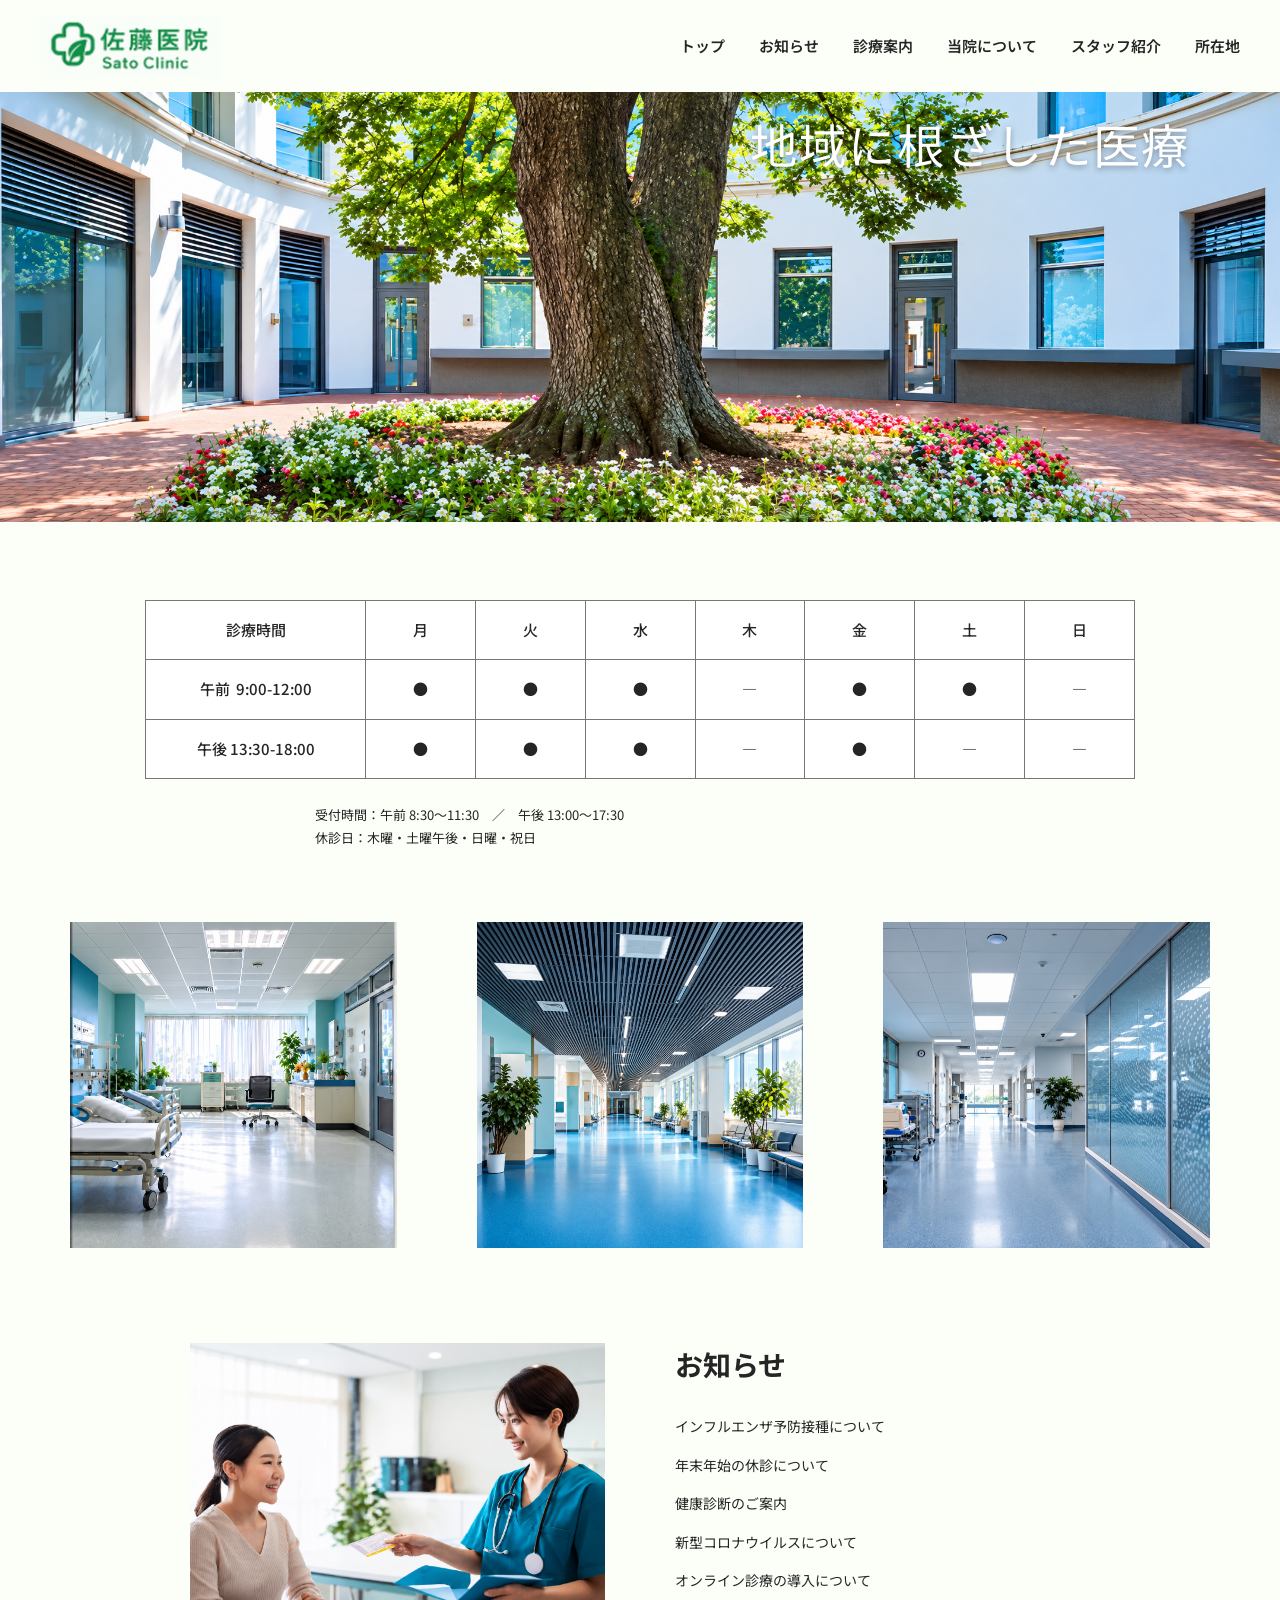
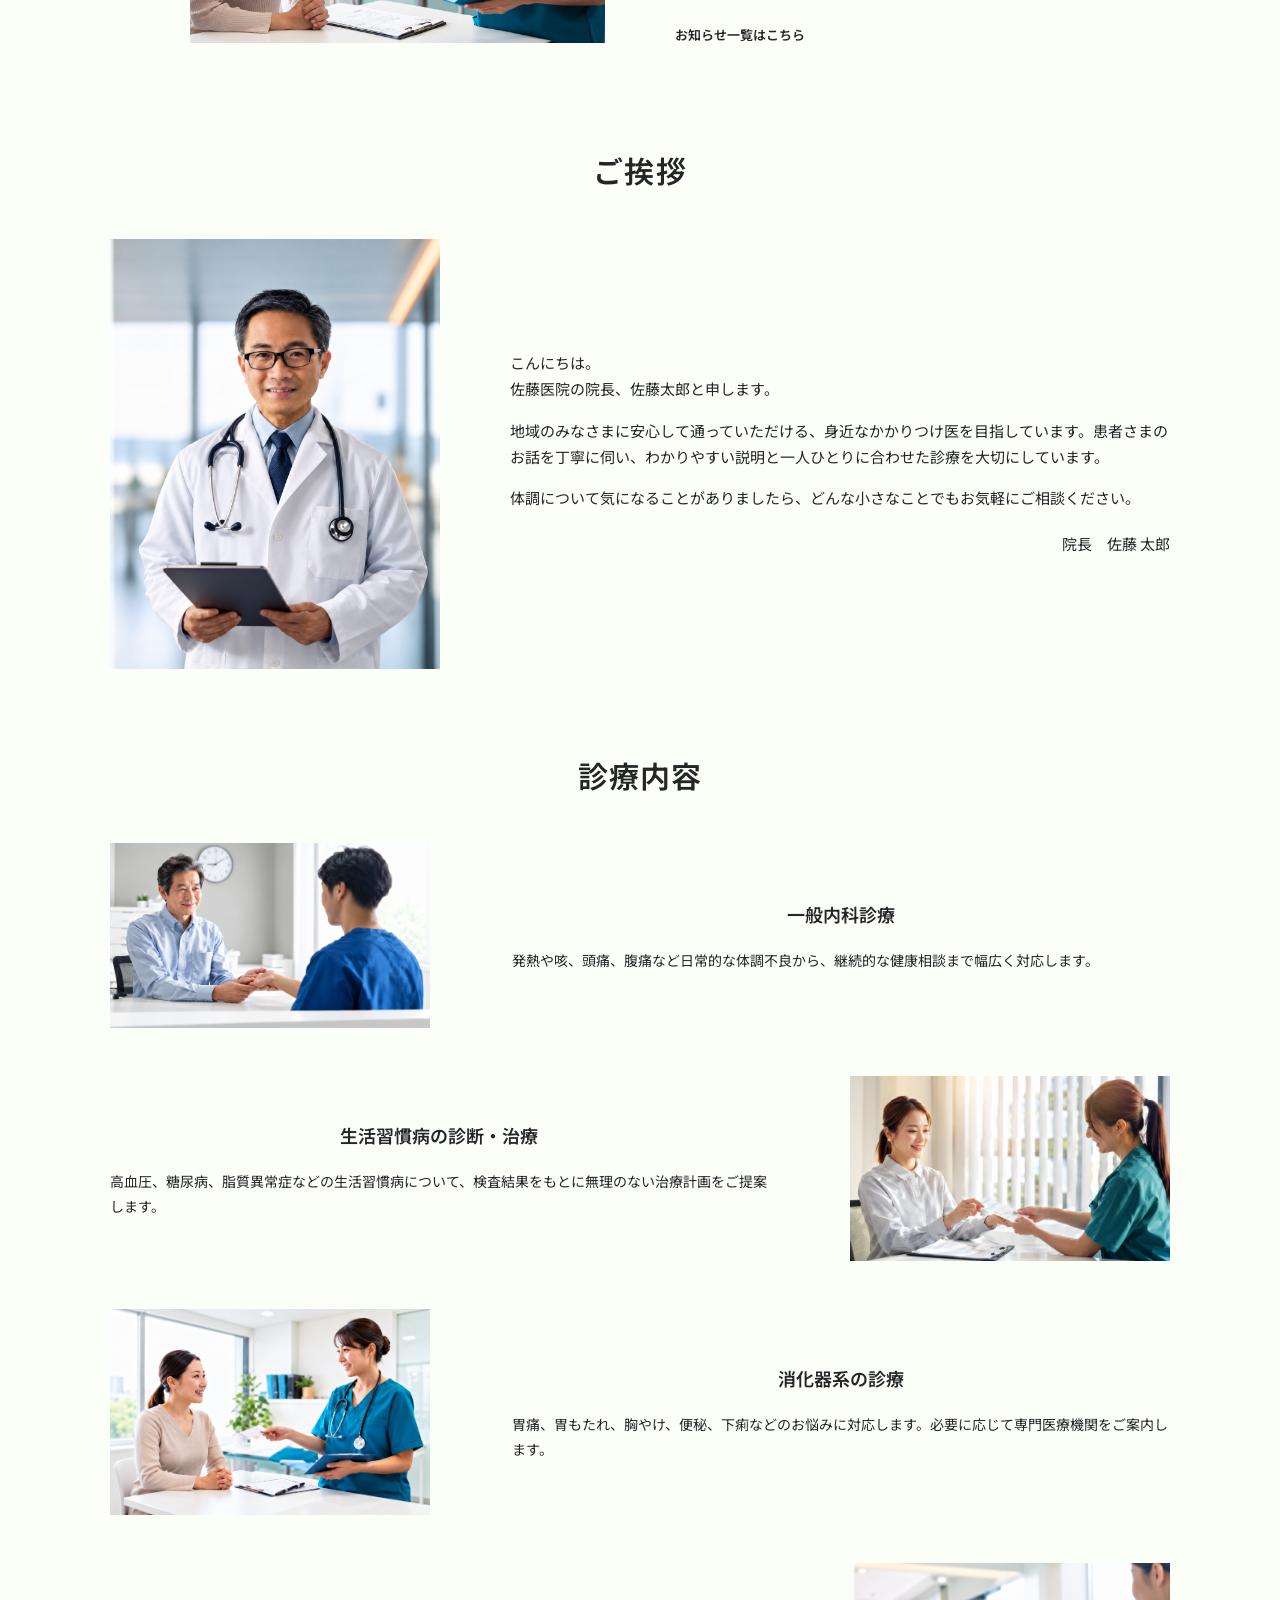
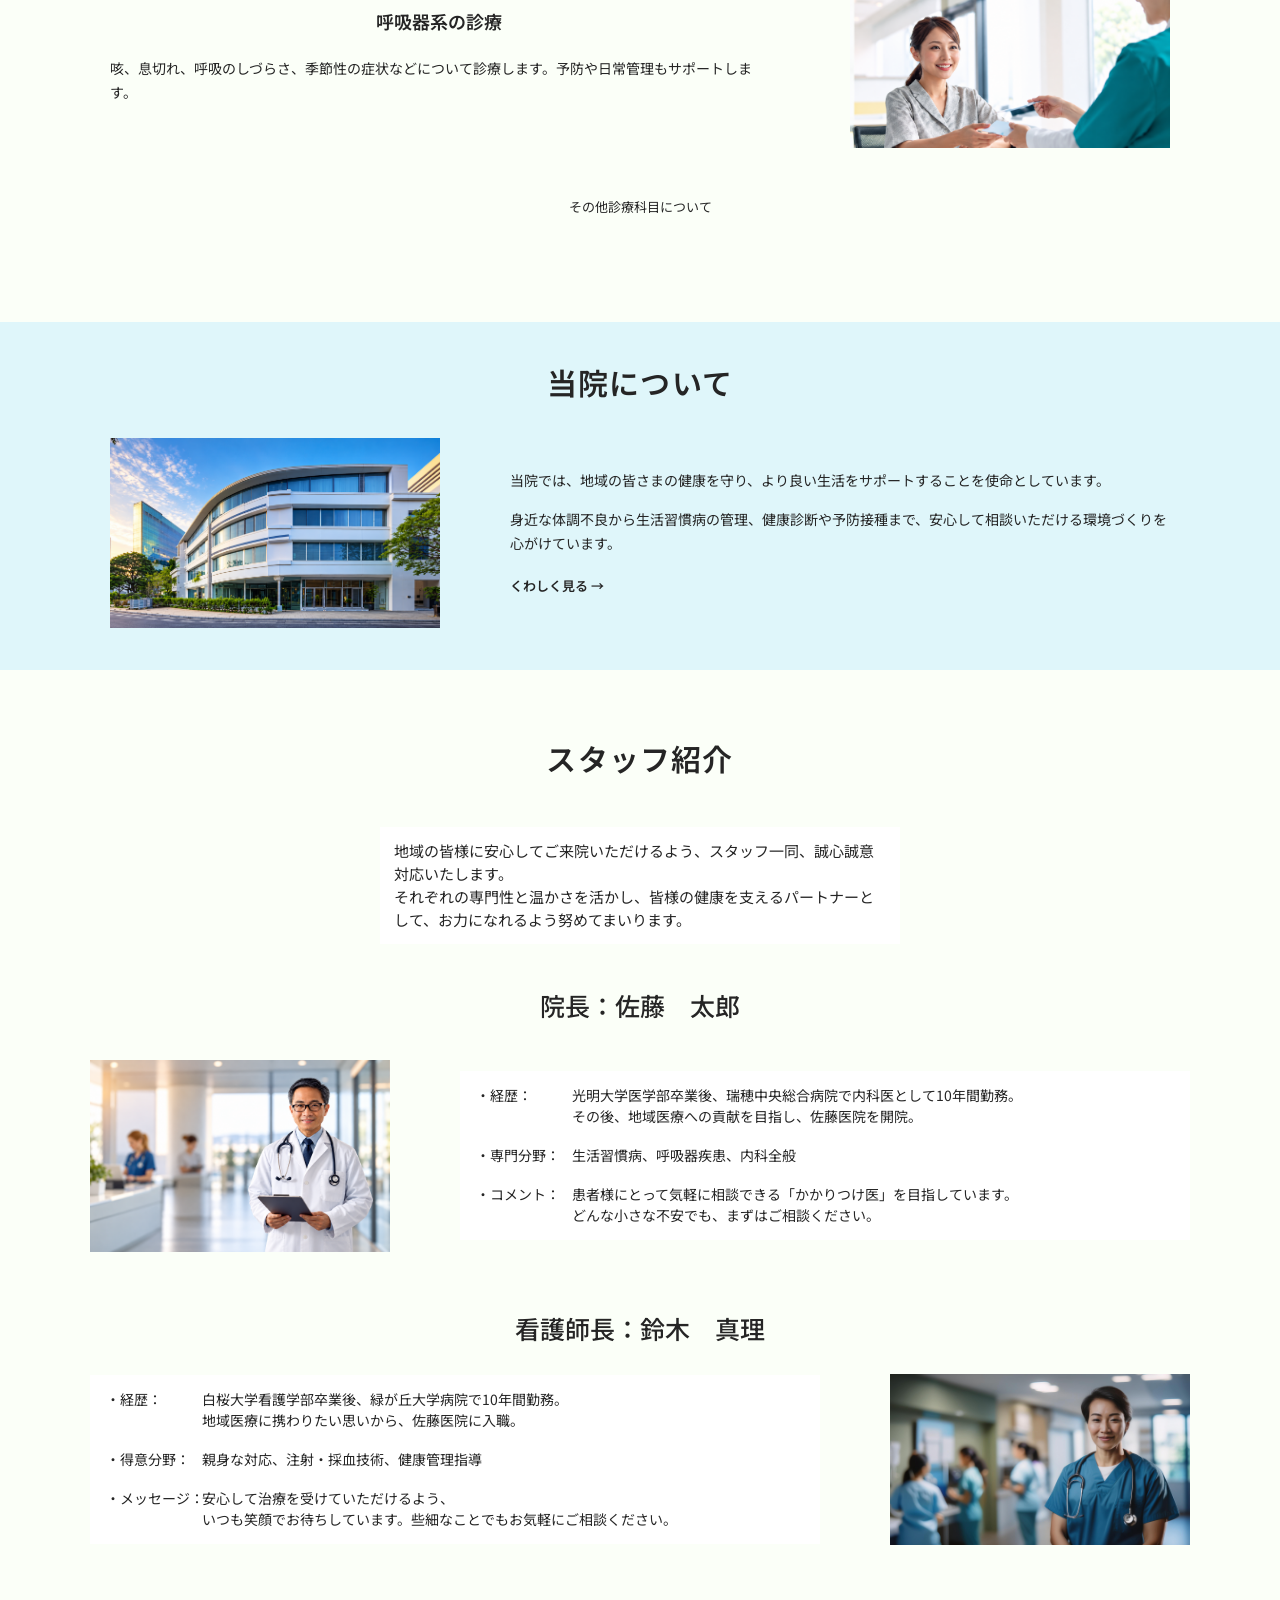
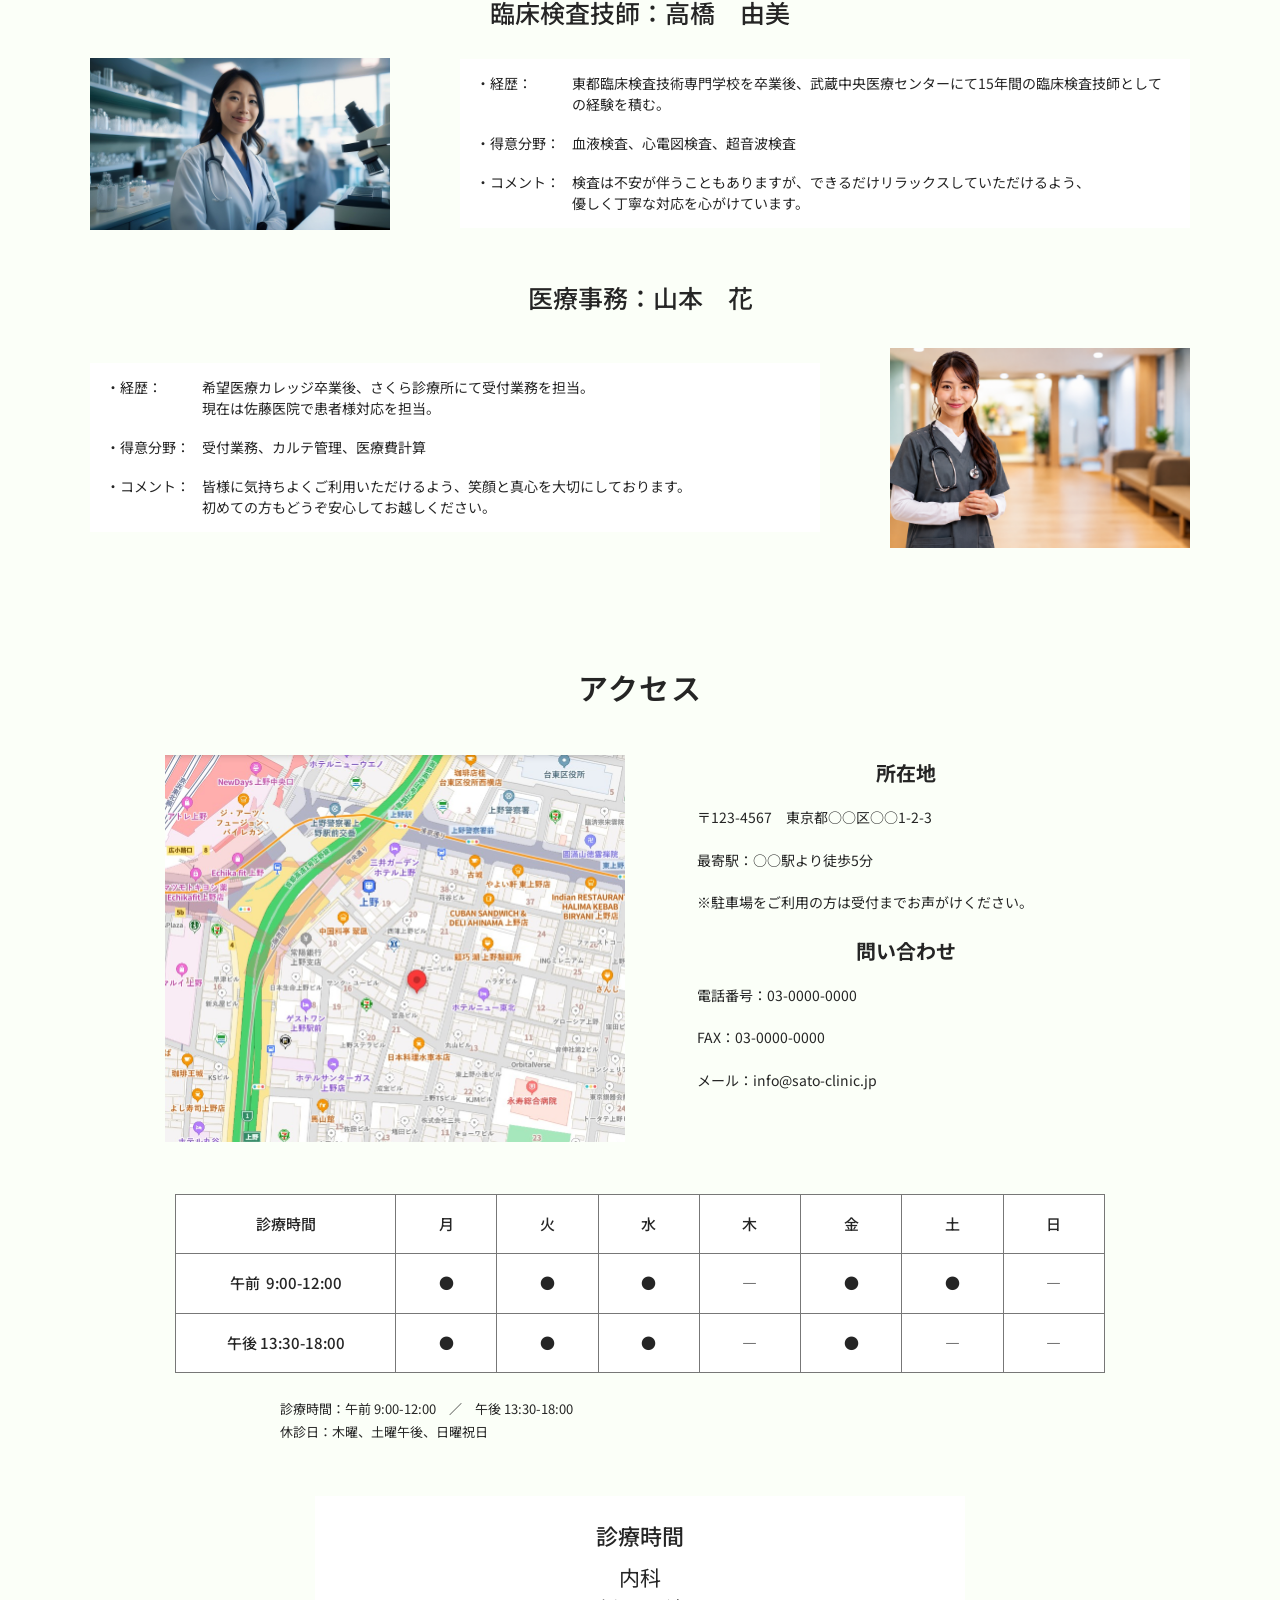
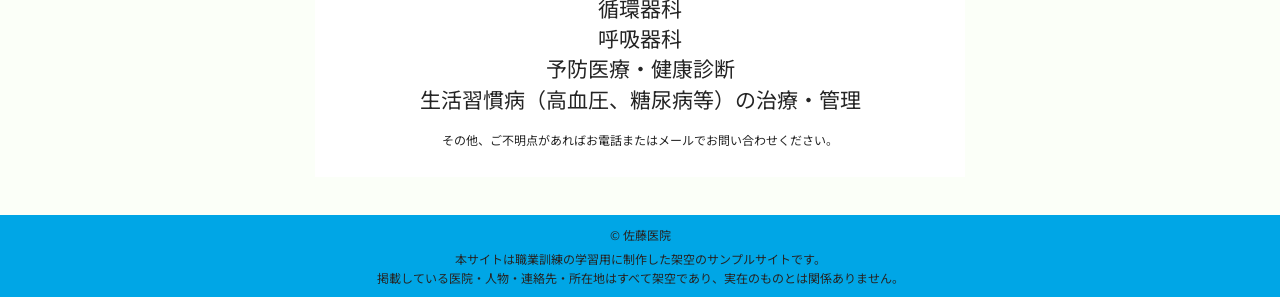
<file: index.html>
<!DOCTYPE html>
<html lang="ja">

<head>
  <meta charset="UTF-8">
  <meta name="viewport" content="width=device-width, initial-scale=1.0">
  <meta name="robots" content="noindex, nofollow">
  <title>佐藤医院 | Sato Clinic</title>
  <link rel="preconnect" href="https://fonts.googleapis.com">
  <link rel="preconnect" href="https://fonts.gstatic.com" crossorigin>
  <link href="https://fonts.googleapis.com/css2?family=Noto+Sans+JP:wght@400;500;600;700&display=swap" rel="stylesheet">
  <link rel="stylesheet" href="./css/style.css">
</head>

<body>
  <header class="site-header">
    <div class="header-inner">
      <a class="brand" href="./index.html"><img src="./clinic-assets/logo.jpg" alt="佐藤医院 Sato Clinic"></a>
      <nav class="global-nav" aria-label="メインナビゲーション">
        <a href="#top">トップ</a>
        <a href="./notice.html">お知らせ</a>
        <a href="#medical">診療案内</a>
        <a href="./about.html">当院について</a>
        <a href="#staff">スタッフ紹介</a>
        <a href="#access">所在地</a>
      </nav>
    </div>
  </header>

  <main id="top">
    <section class="hero hero-home">
      <img src="./clinic-assets/hero-courtyard-hd.png" alt="佐藤医院の花壇と大きな木がある中庭">
      <h1 class="hero-label">地域に根ざした医療</h1>
    </section>

    <section class="hours-section section-narrow">
      <table class="hours-table" aria-label="診療時間">
        <thead>
          <tr>
            <th>診療時間</th>
            <th>月</th>
            <th>火</th>
            <th>水</th>
            <th>木</th>
            <th>金</th>
            <th>土</th>
            <th>日</th>
          </tr>
        </thead>
        <tbody>
          <tr>
            <th>午前&nbsp; 9:00-12:00</th>
            <td>●</td>
            <td>●</td>
            <td>●</td>
            <td>―</td>
            <td>●</td>
            <td>●</td>
            <td>―</td>
          </tr>
          <tr>
            <th>午後 13:30-18:00</th>
            <td>●</td>
            <td>●</td>
            <td>●</td>
            <td>―</td>
            <td>●</td>
            <td>―</td>
            <td>―</td>
          </tr>
        </tbody>
      </table>
      <p class="hours-note">受付時間：午前 8:30〜11:30　／　午後 13:00〜17:30<br>休診日：木曜・土曜午後・日曜・祝日</p>
    </section>

    <section class="gallery section-wide" aria-label="院内写真">
      <img loading="lazy" decoding="async" src="./clinic-assets/gallery-1-hd.png" alt="院内待合スペース">
      <img loading="lazy" decoding="async" src="./clinic-assets/gallery-2-hd.png" alt="院内通路">
      <img loading="lazy" decoding="async" src="./clinic-assets/gallery-3-hd.png" alt="院内廊下">
    </section>

    <section class="split-section section-medium notice-overview">
      <div class="split-media"><img loading="lazy" decoding="async" src="./clinic-assets/information-headroom.png"
          alt="看護師が患者に説明している様子"></div>
      <div class="split-copy compact-copy">
        <h2>お知らせ</h2>
        <ul class="plain-list">
          <li><a href="./notice.html#flu">インフルエンザ予防接種について</a></li>
          <li><a href="./notice.html#newyear">年末年始の休診について</a></li>
          <li><a href="./notice.html#checkup">健康診断のご案内</a></li>
          <li><a href="./notice.html#covid">新型コロナウイルスについて</a></li>
          <li><a href="./notice.html#online">オンライン診療の導入について</a></li>
        </ul>
        <a class="text-link" href="./notice.html">お知らせ一覧はこちら</a>
      </div>
    </section>

    <section class="greeting section-medium">
      <h2 class="section-title">ご挨拶</h2>
      <div class="split-section greeting-row">
        <div class="split-media portrait"><img loading="lazy" decoding="async"
            src="./clinic-assets/greeting-doctor-hd.png" alt="院長 佐藤太郎"></div>
        <div class="split-copy">
          <p>こんにちは。<br>佐藤医院の院長、佐藤太郎と申します。</p>
          <p>地域のみなさまに安心して通っていただける、身近なかかりつけ医を目指しています。患者さまのお話を丁寧に伺い、わかりやすい説明と一人ひとりに合わせた診療を大切にしています。</p>
          <p>体調について気になることがありましたら、どんな小さなことでもお気軽にご相談ください。</p>
          <p class="signature">院長　佐藤 太郎</p>
        </div>
      </div>
    </section>

    <section id="medical" class="medical section-medium">
      <h2 class="section-title">診療内容</h2>

      <article class="service-row">
        <img loading="lazy" decoding="async" src="./clinic-assets/service-general-hd.png" alt="一般内科診療">
        <div>
          <h3>一般内科診療</h3>
          <p>発熱や咳、頭痛、腹痛など日常的な体調不良から、継続的な健康相談まで幅広く対応します。</p>
        </div>
      </article>

      <article class="service-row reverse">
        <img loading="lazy" decoding="async" src="./clinic-assets/service-lifestyle-hd.png" alt="生活習慣病の診断・治療">
        <div>
          <h3>生活習慣病の診断・治療</h3>
          <p>高血圧、糖尿病、脂質異常症などの生活習慣病について、検査結果をもとに無理のない治療計画をご提案します。</p>
        </div>
      </article>

      <article class="service-row">
        <img class="service-photo--digestive" loading="lazy" decoding="async"
          src="./clinic-assets/service-digestive-headroom.png" alt="消化器系の診療">
        <div>
          <h3>消化器系の診療</h3>
          <p>胃痛、胃もたれ、胸やけ、便秘、下痢などのお悩みに対応します。必要に応じて専門医療機関をご案内します。</p>
        </div>
      </article>

      <article class="service-row reverse">
        <img loading="lazy" decoding="async" src="./clinic-assets/service-respiratory-hd.png" alt="呼吸器系の診療">
        <div>
          <h3>呼吸器系の診療</h3>
          <p>咳、息切れ、呼吸のしづらさ、季節性の症状などについて診療します。予防や日常管理もサポートします。</p>
        </div>
      </article>

      <p class="center-link"><a href="./other-services.html">その他診療科目について</a></p>
    </section>

    <section id="about" class="about-band">
      <div class="section-medium about-inner">
        <h2 class="section-title">当院について</h2>
        <div class="about-grid">
          <img loading="lazy" decoding="async" src="./clinic-assets/hospital-exterior-hd.png" alt="佐藤医院 外観">
          <div>
            <p>当院では、地域の皆さまの健康を守り、より良い生活をサポートすることを使命としています。</p>
            <p>身近な体調不良から生活習慣病の管理、健康診断や予防接種まで、安心して相談いただける環境づくりを心がけています。</p>
            <a class="text-link" href="./about.html">くわしく見る <span aria-hidden="true">→</span></a>
          </div>
        </div>
      </div>
    </section>

    <section id="staff" class="staff section-medium">
      <h2 class="section-title">スタッフ紹介</h2>
      <p class="staff-lead">
        地域の皆様に安心してご来院いただけるよう、スタッフ一同、誠心誠意対応いたします。<br>それぞれの専門性と温かさを活かし、皆様の健康を支えるパートナーとして、お力になれるよう努めてまいります。</p>

      <article class="staff-member">
        <h3>院長：佐藤　太郎</h3>
        <div class="staff-row">
          <img class="staff-photo" loading="lazy" decoding="async" src="./clinic-assets/staff-director-hd.png"
            alt="院長 佐藤太郎">
          <dl class="staff-details">
            <div>
              <dt>経歴</dt>
              <dd>光明大学医学部卒業後、瑞穂中央総合病院で内科医として10年間勤務。<br>その後、地域医療への貢献を目指し、佐藤医院を開院。</dd>
            </div>
            <div>
              <dt>専門分野</dt>
              <dd>生活習慣病、呼吸器疾患、内科全般</dd>
            </div>
            <div>
              <dt>コメント</dt>
              <dd>患者様にとって気軽に相談できる「かかりつけ医」を目指しています。<br>どんな小さな不安でも、まずはご相談ください。</dd>
            </div>
          </dl>
        </div>
      </article>

      <article class="staff-member staff-member--reverse">
        <h3>看護師長：鈴木　真理</h3>
        <div class="staff-row">
          <img class="staff-photo staff-photo--landscape" loading="lazy" decoding="async"
            src="./clinic-assets/suzuki-mari.jpg" alt="看護師長 鈴木真理">
          <dl class="staff-details">
            <div>
              <dt>経歴</dt>
              <dd>白桜大学看護学部卒業後、緑が丘大学病院で10年間勤務。<br>地域医療に携わりたい思いから、佐藤医院に入職。</dd>
            </div>
            <div>
              <dt>得意分野</dt>
              <dd>親身な対応、注射・採血技術、健康管理指導</dd>
            </div>
            <div>
              <dt>メッセージ</dt>
              <dd>安心して治療を受けていただけるよう、<br>いつも笑顔でお待ちしています。些細なことでもお気軽にご相談ください。</dd>
            </div>
          </dl>
        </div>
      </article>

      <article class="staff-member">
        <h3>臨床検査技師：高橋　由美</h3>
        <div class="staff-row">
          <img class="staff-photo staff-photo--landscape" loading="lazy" decoding="async"
            src="./clinic-assets/takahashi-yumi.jpg" alt="臨床検査技師 高橋由美">
          <dl class="staff-details">
            <div>
              <dt>経歴</dt>
              <dd>東都臨床検査技術専門学校を卒業後、武蔵中央医療センターにて15年間の臨床検査技師としての経験を積む。</dd>
            </div>
            <div>
              <dt>得意分野</dt>
              <dd>血液検査、心電図検査、超音波検査</dd>
            </div>
            <div>
              <dt>コメント</dt>
              <dd>検査は不安が伴うこともありますが、できるだけリラックスしていただけるよう、<br>優しく丁寧な対応を心がけています。</dd>
            </div>
          </dl>
        </div>
      </article>

      <article class="staff-member staff-member--reverse">
        <h3>医療事務：山本　花</h3>
        <div class="staff-row">
          <img class="staff-photo" loading="lazy" decoding="async" src="./clinic-assets/staff-office-hd.png"
            alt="医療事務 山本花">
          <dl class="staff-details">
            <div>
              <dt>経歴</dt>
              <dd>希望医療カレッジ卒業後、さくら診療所にて受付業務を担当。<br>現在は佐藤医院で患者様対応を担当。</dd>
            </div>
            <div>
              <dt>得意分野</dt>
              <dd>受付業務、カルテ管理、医療費計算</dd>
            </div>
            <div>
              <dt>コメント</dt>
              <dd>皆様に気持ちよくご利用いただけるよう、笑顔と真心を大切にしております。<br>初めての方もどうぞ安心してお越しください。</dd>
            </div>
          </dl>
        </div>
      </article>
    </section>

    <section id="access" class="access section-medium">
      <h2 class="section-title">アクセス</h2>
      <div class="access-grid">
        <img src="./clinic-assets/map-color.jpg" alt="佐藤医院 周辺地図">
        <div class="access-copy">
          <h3>所在地</h3>
          <p>〒123-4567　東京都○○区○○1-2-3</p>
          <p>最寄駅：○○駅より徒歩5分</p>
          <p>※駐車場をご利用の方は受付までお声がけください。</p>
          <h3>問い合わせ</h3>
          <p>電話番号：03-0000-0000</p>
          <p>FAX：03-0000-0000</p>
          <p>メール：info@sato-clinic.jp</p>
        </div>
      </div>

      <table class="hours-table hours-bottom" aria-label="診療時間">
        <thead>
          <tr>
            <th>診療時間</th>
            <th>月</th>
            <th>火</th>
            <th>水</th>
            <th>木</th>
            <th>金</th>
            <th>土</th>
            <th>日</th>
          </tr>
        </thead>
        <tbody>
          <tr>
            <th>午前&nbsp; 9:00-12:00</th>
            <td>●</td>
            <td>●</td>
            <td>●</td>
            <td>―</td>
            <td>●</td>
            <td>●</td>
            <td>―</td>
          </tr>
          <tr>
            <th>午後 13:30-18:00</th>
            <td>●</td>
            <td>●</td>
            <td>●</td>
            <td>―</td>
            <td>●</td>
            <td>―</td>
            <td>―</td>
          </tr>
        </tbody>
      </table>
      <p class="hours-note">診療時間：午前 9:00-12:00　／　午後 13:30-18:00<br>休診日：木曜、土曜午後、日曜祝日</p>

      <div class="departments-box">
        <h3>診療時間</h3>
        <p>内科<br>循環器科<br>呼吸器科<br>予防医療・健康診断<br>生活習慣病（高血圧、糖尿病等）の治療・管理</p>
        <small>その他、ご不明点があればお電話またはメールでお問い合わせください。</small>
      </div>
    </section>
  </main>

  <footer class="site-footer">
    © 佐藤医院
    <p>本サイトは職業訓練の学習用に制作した架空のサンプルサイトです。<br>掲載している医院・人物・連絡先・所在地はすべて架空であり、実在のものとは関係ありません。</p>
  </footer>
</body>

</html>
</file>
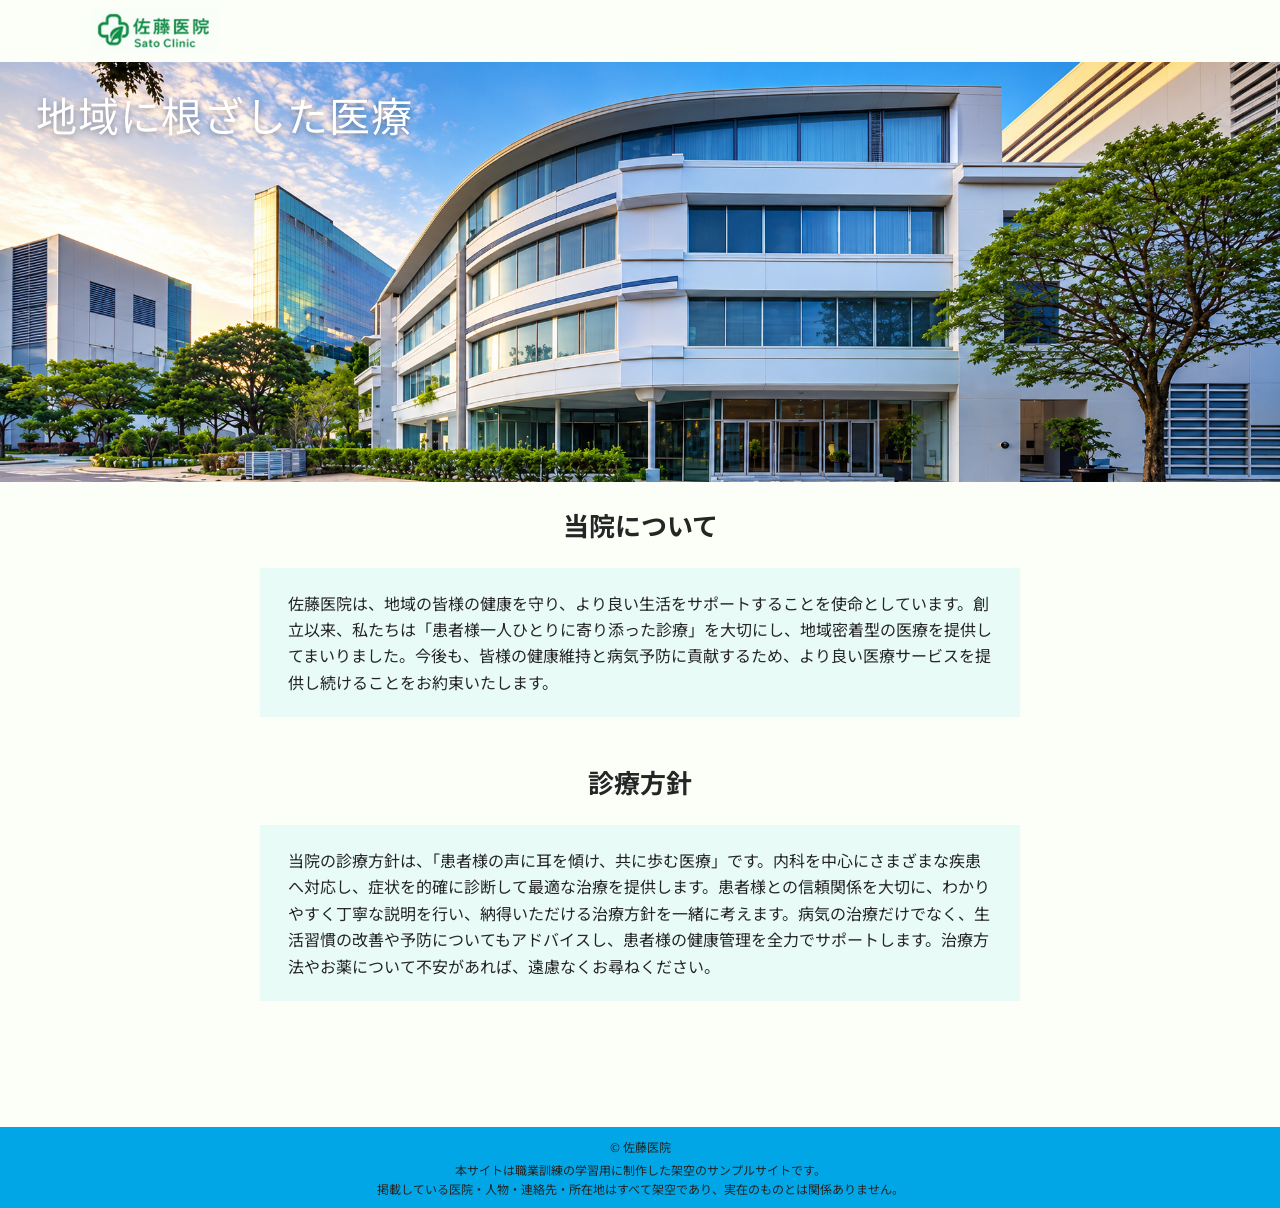
<file: about.html>
<!DOCTYPE html>
<html lang="ja">
<head>
  <meta charset="UTF-8">
  <meta name="viewport" content="width=device-width, initial-scale=1.0">
  <meta name="robots" content="noindex, nofollow">
  <title>当院について | 佐藤医院</title>
  <link rel="preconnect" href="https://fonts.googleapis.com">
  <link rel="preconnect" href="https://fonts.gstatic.com" crossorigin>
  <link href="https://fonts.googleapis.com/css2?family=Noto+Sans+JP:wght@400;500;600;700&display=swap" rel="stylesheet">
  <link rel="stylesheet" href="./css/style.css">
</head>
<body class="subpage about-subpage">
  <header class="site-header sub-header">
    <div class="header-inner">
      <a class="brand" href="./index.html"><img src="./clinic-assets/logo.jpg" alt="佐藤医院 Sato Clinic"></a>
    </div>
  </header>
  <main>
    <div class="sub-visual top-visual"><img src="./clinic-assets/hospital-exterior-hd.png" alt="佐藤医院の外観"><span class="sub-visual-label" aria-hidden="true">地域に根ざした医療</span></div>
    <div class="about-page">
      <section class="about-detail">
        <h1>当院について</h1>
        <div class="notice-card">
          <p>佐藤医院は、地域の皆様の健康を守り、より良い生活をサポートすることを使命としています。創立以来、私たちは「患者様一人ひとりに寄り添った診療」を大切にし、地域密着型の医療を提供してまいりました。今後も、皆様の健康維持と病気予防に貢献するため、より良い医療サービスを提供し続けることをお約束いたします。</p>
        </div>
      </section>
      <section class="about-detail">
        <h2>診療方針</h2>
        <div class="notice-card">
          <p>当院の診療方針は、「患者様の声に耳を傾け、共に歩む医療」です。内科を中心にさまざまな疾患へ対応し、症状を的確に診断して最適な治療を提供します。患者様との信頼関係を大切に、わかりやすく丁寧な説明を行い、納得いただける治療方針を一緒に考えます。病気の治療だけでなく、生活習慣の改善や予防についてもアドバイスし、患者様の健康管理を全力でサポートします。治療方法やお薬について不安があれば、遠慮なくお尋ねください。</p>
        </div>
      </section>
    </div>
  </main>
  <footer class="site-footer">
    © 佐藤医院
    <p>本サイトは職業訓練の学習用に制作した架空のサンプルサイトです。<br>掲載している医院・人物・連絡先・所在地はすべて架空であり、実在のものとは関係ありません。</p>
  </footer>
</body>
</html>
</file>
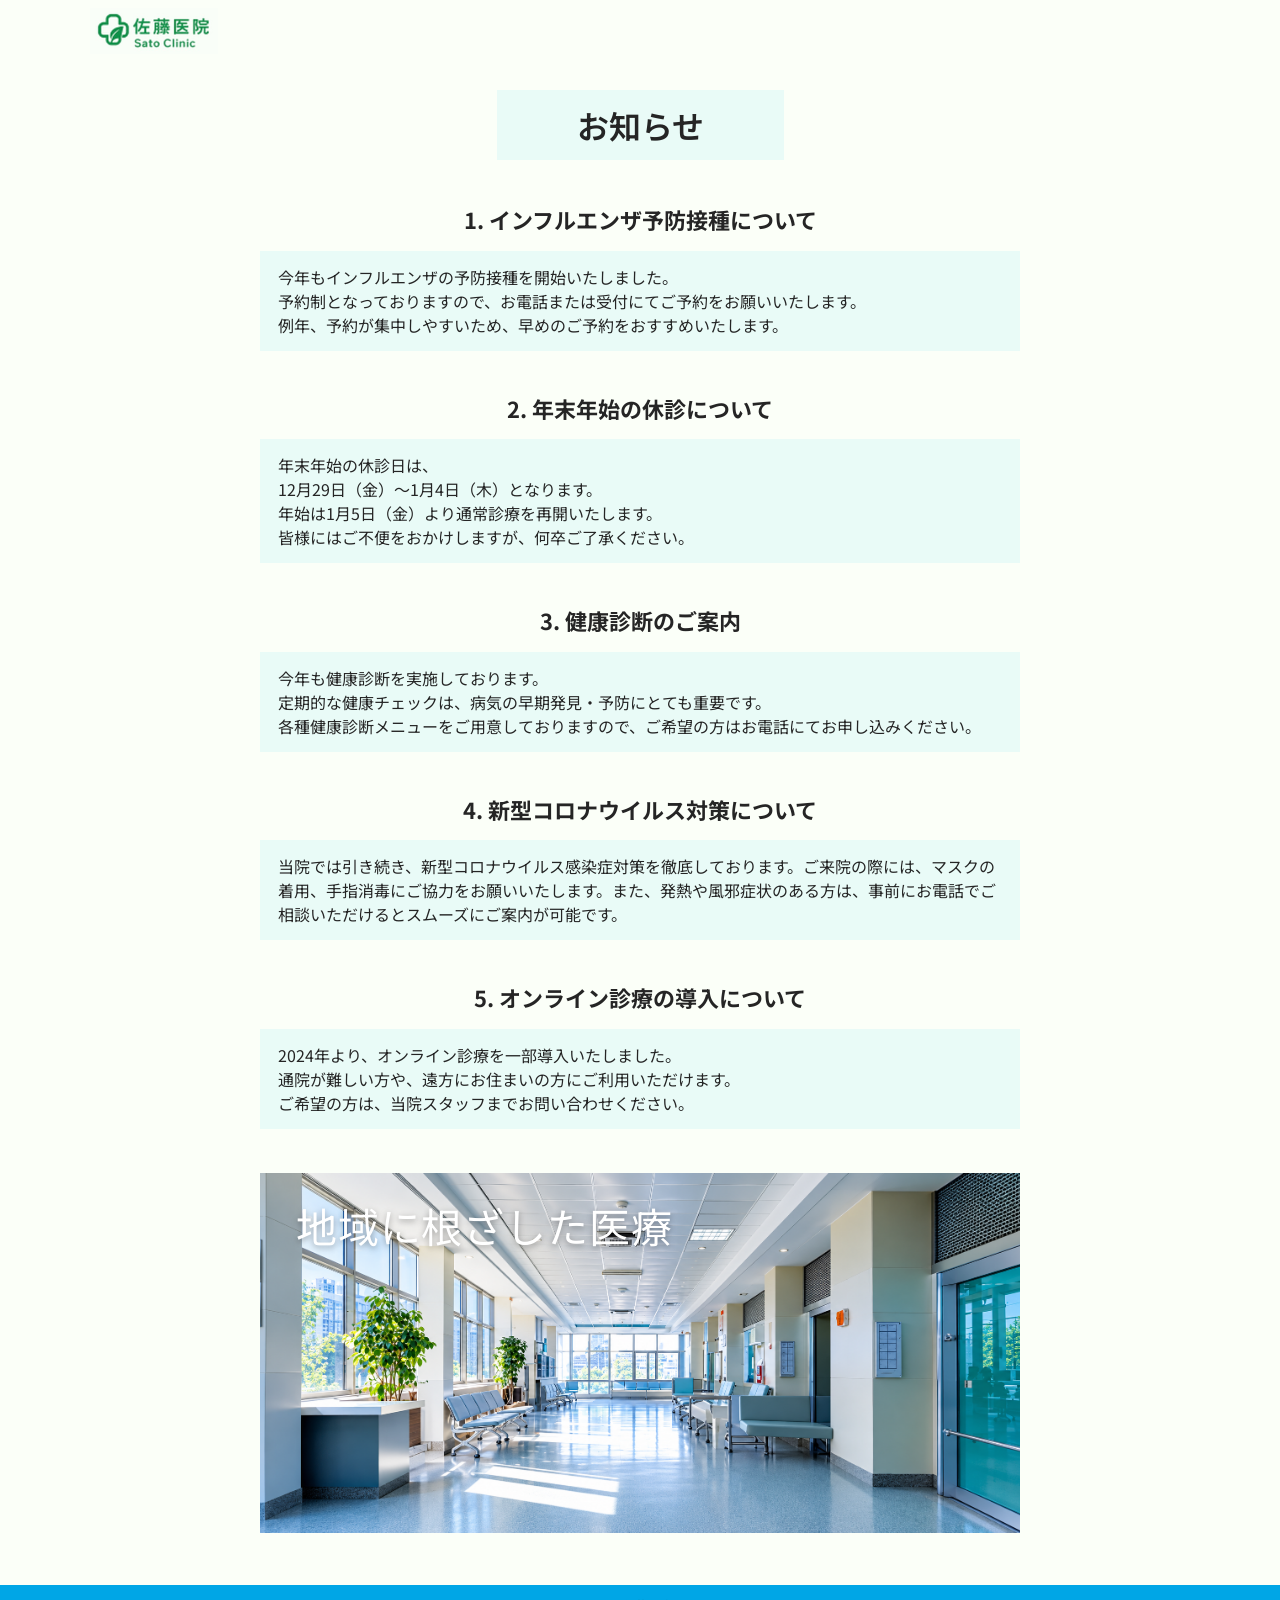
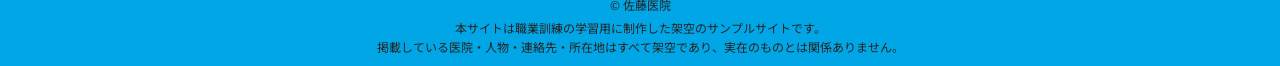
<file: notice.html>
<!DOCTYPE html>
<html lang="ja">
<head>
  <meta charset="UTF-8">
  <meta name="viewport" content="width=device-width, initial-scale=1.0">
  <meta name="robots" content="noindex, nofollow">
  <title>お知らせ | 佐藤医院</title>
  <link rel="preconnect" href="https://fonts.googleapis.com">
  <link rel="preconnect" href="https://fonts.gstatic.com" crossorigin>
  <link href="https://fonts.googleapis.com/css2?family=Noto+Sans+JP:wght@400;500;600;700&display=swap" rel="stylesheet">
  <link rel="stylesheet" href="./css/style.css">
</head>
<body class="subpage">
  <header class="site-header sub-header"><div class="header-inner"><a class="brand" href="./index.html"><img src="./clinic-assets/logo.jpg" alt="佐藤医院 Sato Clinic"></a></div></header>
  <main class="notice-page">
    <h1>お知らせ</h1>

    <article id="flu" class="notice-item"><h2>1. インフルエンザ予防接種について</h2><div class="notice-card">今年もインフルエンザの予防接種を開始いたしました。<br>予約制となっておりますので、お電話または受付にてご予約をお願いいたします。<br>例年、予約が集中しやすいため、早めのご予約をおすすめいたします。</div></article>

    <article id="newyear" class="notice-item"><h2>2. 年末年始の休診について</h2><div class="notice-card">年末年始の休診日は、<br>12月29日（金）〜1月4日（木）となります。<br>年始は1月5日（金）より通常診療を再開いたします。<br>皆様にはご不便をおかけしますが、何卒ご了承ください。</div></article>

    <article id="checkup" class="notice-item"><h2>3. 健康診断のご案内</h2><div class="notice-card">今年も健康診断を実施しております。<br>定期的な健康チェックは、病気の早期発見・予防にとても重要です。<br>各種健康診断メニューをご用意しておりますので、ご希望の方はお電話にてお申し込みください。</div></article>

    <article id="covid" class="notice-item"><h2>4. 新型コロナウイルス対策について</h2><div class="notice-card">当院では引き続き、新型コロナウイルス感染症対策を徹底しております。ご来院の際には、マスクの着用、手指消毒にご協力をお願いいたします。また、発熱や風邪症状のある方は、事前にお電話でご相談いただけるとスムーズにご案内が可能です。</div></article>

    <article id="online" class="notice-item"><h2>5. オンライン診療の導入について</h2><div class="notice-card">2024年より、オンライン診療を一部導入いたしました。<br>通院が難しい方や、遠方にお住まいの方にご利用いただけます。<br>ご希望の方は、当院スタッフまでお問い合わせください。</div></article>

    <section class="sub-visual"><img src="./clinic-assets/hero-interior-hd.png" alt="明るい院内の廊下"><span class="sub-visual-label" aria-hidden="true">地域に根ざした医療</span></section>
  </main>
  <footer class="site-footer">
    © 佐藤医院
    <p>本サイトは職業訓練の学習用に制作した架空のサンプルサイトです。<br>掲載している医院・人物・連絡先・所在地はすべて架空であり、実在のものとは関係ありません。</p>
  </footer>
</body>
</html>
</file>
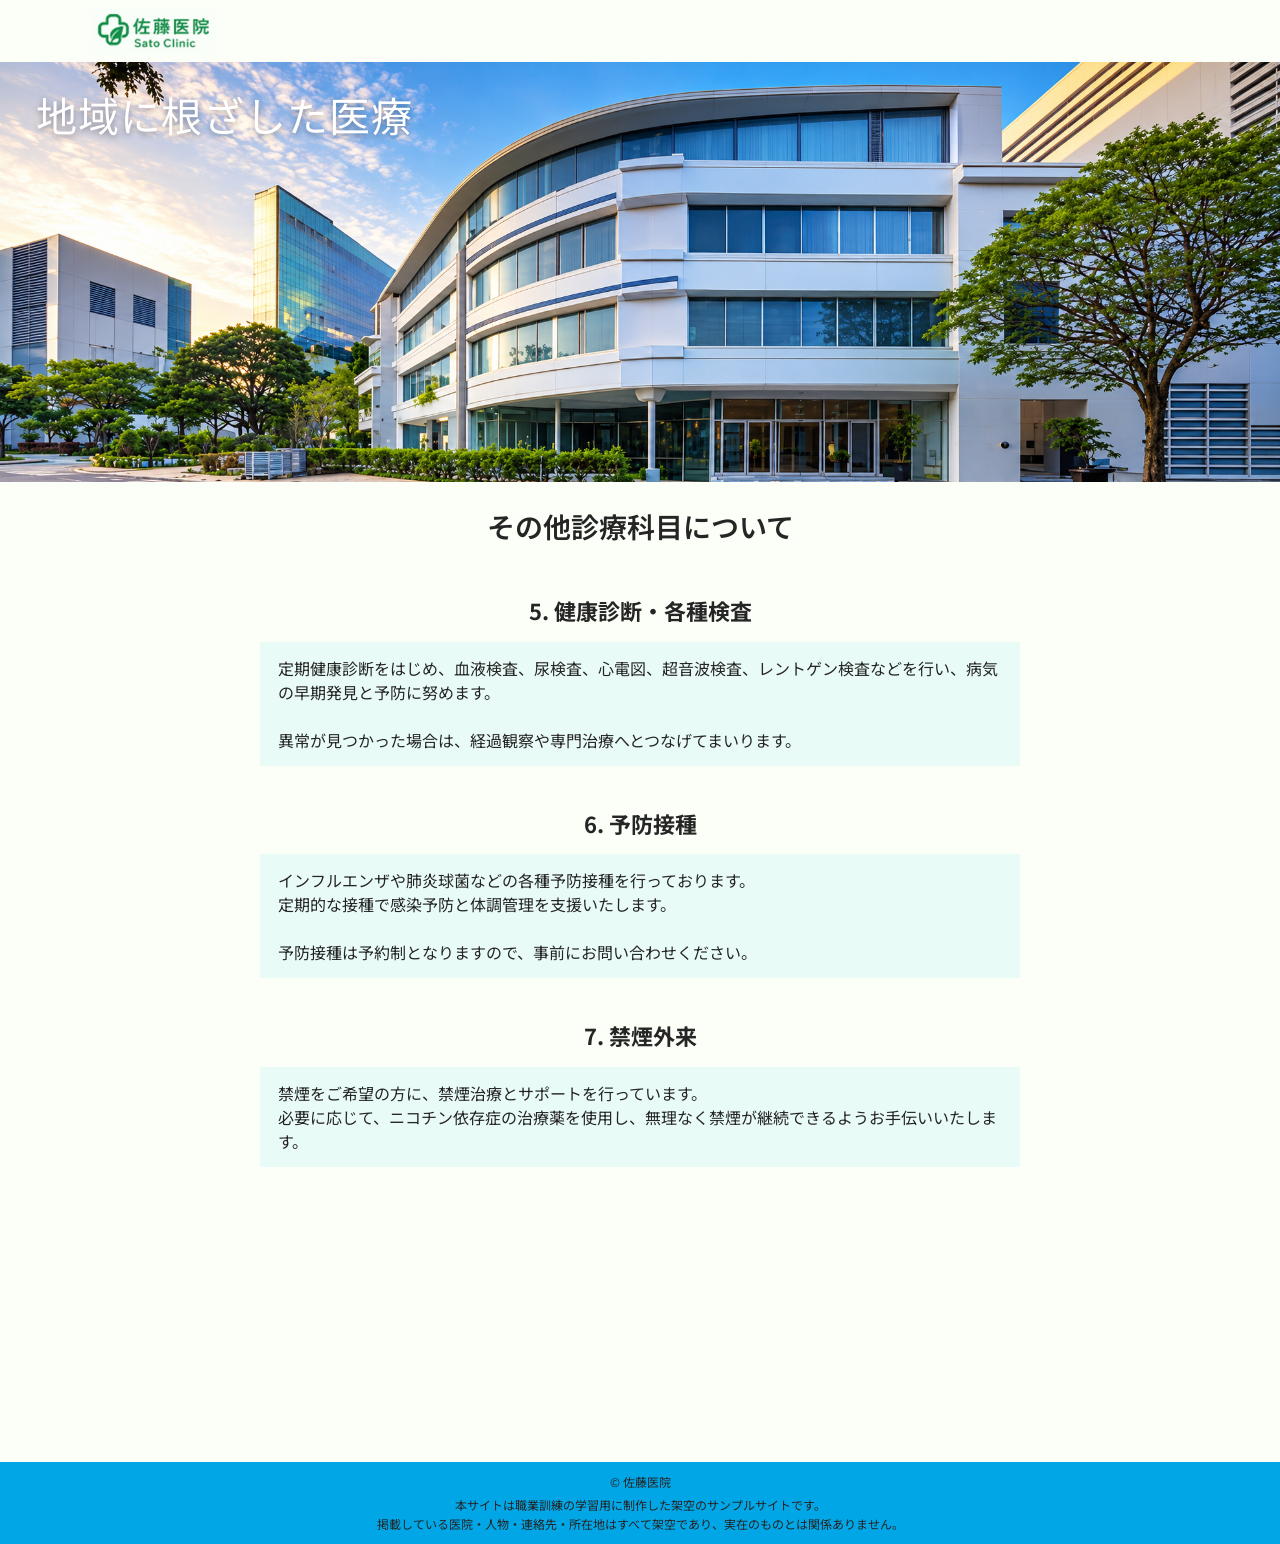
<file: other-services.html>
<!DOCTYPE html>
<html lang="ja">
<head>
  <meta charset="UTF-8">
  <meta name="viewport" content="width=device-width, initial-scale=1.0">
  <meta name="robots" content="noindex, nofollow">
  <title>その他診療科目について | 佐藤医院</title>
  <link rel="preconnect" href="https://fonts.googleapis.com">
  <link rel="preconnect" href="https://fonts.gstatic.com" crossorigin>
  <link href="https://fonts.googleapis.com/css2?family=Noto+Sans+JP:wght@400;500;600;700&display=swap" rel="stylesheet">
  <link rel="stylesheet" href="./css/style.css">
</head>
<body class="subpage">
  <header class="site-header sub-header"><div class="header-inner"><a class="brand" href="./index.html"><img src="./clinic-assets/logo.jpg" alt="佐藤医院 Sato Clinic"></a></div></header>
  <main>
    <section class="sub-visual top-visual"><img src="./clinic-assets/hospital-exterior-hd.png" alt="佐藤医院の外観"><span class="sub-visual-label" aria-hidden="true">地域に根ざした医療</span></section>
    <section class="other-page">
      <h1>その他診療科目について</h1>
      <article class="notice-item"><h2>5. 健康診断・各種検査</h2><div class="notice-card">定期健康診断をはじめ、血液検査、尿検査、心電図、超音波検査、レントゲン検査などを行い、病気の早期発見と予防に努めます。<br><br>異常が見つかった場合は、経過観察や専門治療へとつなげてまいります。</div></article>
      <article class="notice-item"><h2>6. 予防接種</h2><div class="notice-card">インフルエンザや肺炎球菌などの各種予防接種を行っております。<br>定期的な接種で感染予防と体調管理を支援いたします。<br><br>予防接種は予約制となりますので、事前にお問い合わせください。</div></article>
      <article class="notice-item"><h2>7. 禁煙外来</h2><div class="notice-card">禁煙をご希望の方に、禁煙治療とサポートを行っています。<br>必要に応じて、ニコチン依存症の治療薬を使用し、無理なく禁煙が継続できるようお手伝いいたします。</div></article>
    </section>
  </main>
  <footer class="site-footer">
    © 佐藤医院
    <p>本サイトは職業訓練の学習用に制作した架空のサンプルサイトです。<br>掲載している医院・人物・連絡先・所在地はすべて架空であり、実在のものとは関係ありません。</p>
  </footer>
</body>
</html>
</file>
<file: css/style.css>
:root{
  --bg:#fbfff8;
  --ink:#252525;
  --green:#009846;
  --mint:#e9fbf7;
  --blue:#dff6fa;
  --cyan:#00a6e6;
  --line:#707070;
}
*{box-sizing:border-box}
html{scroll-behavior:smooth}
body{margin:0;background:var(--bg);color:var(--ink);font-family:"Noto Sans JP",sans-serif;font-size:16px;line-height:1.75}
a{color:inherit;text-decoration:none}
img{display:block;max-width:100%}
a:focus-visible{outline:3px solid var(--green);outline-offset:4px}
section[id],article[id]{scroll-margin-top:24px}
.subpage{min-height:100vh;display:flex;flex-direction:column}
.subpage main{flex:1}
.site-header{background:var(--bg);height:92px;display:flex;align-items:center}
.header-inner{width:min(1200px,calc(100% - 64px));margin:0 auto;display:flex;align-items:center;justify-content:space-between;gap:32px}
.brand img{width:180px;height:auto}
.global-nav{display:flex;align-items:center;gap:34px;font-size:15px;font-weight:600}
.global-nav a{white-space:nowrap}
.global-nav a:hover{color:var(--green)}
.hero{position:relative;overflow:hidden}
.hero-home{height:430px}
.hero img{width:100%;height:100%;object-fit:cover}
.hero-label{position:absolute;top:22px;right:7%;margin:0;color:#fff;font-size:clamp(28px,3.7vw,54px);font-weight:400;letter-spacing:.04em;line-height:1.25;text-shadow:0 2px 6px rgba(0,0,0,.35)}
.section-narrow{width:min(990px,calc(100% - 80px));margin-inline:auto}
.section-medium{width:min(1060px,calc(100% - 80px));margin-inline:auto}
.section-wide{width:min(1140px,calc(100% - 80px));margin-inline:auto}
.hours-section{padding:78px 0 54px}
.hours-table{width:100%;border-collapse:collapse;background:#fff;font-size:15px;text-align:center}
.hours-table th,.hours-table td{border:1px solid #777;padding:16px 12px;font-weight:500}
.hours-table th:first-child{width:220px}
.hours-note{font-size:13px;line-height:1.8;margin:24px 0 0 170px}
.gallery{display:grid;grid-template-columns:repeat(3,1fr);gap:80px;margin-top:18px;margin-bottom:92px}
.gallery img{width:100%;aspect-ratio:1/1;object-fit:cover}
.split-section{display:grid;grid-template-columns:1fr 1fr;align-items:center;gap:70px}
.split-media img{width:100%;height:auto;object-fit:cover}
.notice-overview{width:min(900px,calc(100% - 80px));margin:0 auto 90px}
.notice-overview .split-media img{height:300px;object-fit:cover;object-position:center top}
.split-copy h2{font-size:28px;margin:0 0 18px}
.compact-copy{font-size:14px}
.plain-list{list-style:none;padding:0;margin:0 0 22px}
.plain-list li{padding:7px 0}
.plain-list a:hover,.text-link:hover,.center-link a:hover{text-decoration:underline}
.text-link{font-weight:600;font-size:13px}
.section-title{text-align:center;font-size:30px;font-weight:600;margin:0 0 42px;letter-spacing:.04em}
.greeting{padding:8px 0 70px}
.greeting-row{grid-template-columns:330px 1fr;gap:70px}
.greeting-row .portrait img{width:330px;height:430px;object-fit:cover}
.greeting-row .split-copy{font-size:15px}
.signature{text-align:right;margin-top:20px}
.medical{padding:10px 0 80px}
.service-row{display:grid;grid-template-columns:320px 1fr;gap:82px;align-items:center;margin-bottom:48px}
.service-row.reverse{grid-template-columns:1fr 320px}
.service-row.reverse img{order:2}
.service-row img{width:320px;height:185px;object-fit:cover}
.service-row img.service-photo--digestive{height:auto;object-fit:contain}
.service-row h3{font-size:18px;margin:0 0 18px;text-align:center;font-weight:600}
.service-row p{font-size:14px;margin:0}
.center-link{text-align:center;margin-top:18px;font-size:13px}
.about-band{background:var(--blue);padding:34px 0 42px;margin-top:10px}
.about-inner .section-title{margin-bottom:30px}
.about-grid{display:grid;grid-template-columns:330px 1fr;gap:70px;align-items:center}
.about-grid img{width:330px;height:190px;object-fit:cover}
.about-grid p{font-size:14px;margin:0 0 14px}
.staff{width:min(1100px,calc(100% - 80px));padding:62px 0 58px}
.staff-lead{max-width:520px;margin:0 auto 44px;padding:12px 14px;background:#fff;font-size:15px;line-height:1.55}
.staff-member{margin:0 auto 50px}
.staff-member h3{text-align:center;font-size:25px;line-height:1.4;font-weight:500;margin:0 0 28px}
.staff-row{display:grid;grid-template-columns:300px minmax(0,1fr);gap:70px;align-items:center;width:100%;margin:0 auto}
.staff-member--reverse .staff-row{grid-template-columns:minmax(0,1fr) 300px}
.staff-photo{display:block;width:300px;height:210px;object-fit:contain;background:var(--bg)}
.staff-photo--landscape{height:auto;aspect-ratio:7 / 4;object-fit:contain}
.staff-member--reverse .staff-photo{grid-column:2;grid-row:1}
.staff-member--reverse .staff-details{grid-column:1;grid-row:1}
.staff-details{display:grid;gap:18px;margin:0;padding:14px 16px;background:#fff;font-size:14px;line-height:1.5}
.staff-details>div{display:grid;grid-template-columns:92px minmax(0,1fr);column-gap:4px}
.staff-details dt{white-space:nowrap}
.staff-details dt::before{content:"・"}
.staff-details dt::after{content:"："}
.staff-details dd{margin:0}
.access{padding:0 0 18px}
.access-grid{display:grid;grid-template-columns:460px 1fr;gap:72px;align-items:start;max-width:950px;margin:0 auto 52px}
.access-grid>img{width:460px;height:auto;object-fit:contain}
.access-copy h3{font-size:20px;margin:0 0 15px;text-align:center}
.access-copy p{font-size:14px;margin:0 0 18px}
.hours-bottom{max-width:930px;margin:0 auto}
.departments-box{background:#fff;max-width:650px;margin:52px auto 20px;text-align:center;padding:20px 30px 25px}
.departments-box h3{margin:0;font-size:22px;font-weight:500}
.departments-box p{font-size:21px;line-height:1.45;margin:8px 0 10px}
.departments-box small{font-size:12px}
.site-footer{background:var(--cyan);color:var(--ink);text-align:center;font-size:12px;line-height:1.6;padding:10px 20px}
.site-footer p{margin:4px auto 0}

/* sub pages */
.sub-header{height:62px}
.sub-header .header-inner{width:min(1100px,calc(100% - 44px));justify-content:flex-start}
.sub-header .brand img{width:128px}
.notice-page,.other-page{width:min(760px,calc(100% - 42px));margin:0 auto;padding:28px 0 52px}
.notice-page>h1,.other-page>h1{text-align:center;font-size:32px;margin:0 auto 40px;padding:7px 80px;width:max-content;background:var(--mint);font-weight:600}
.other-page>h1{background:transparent;padding:0;font-size:28px}
.notice-item{margin:0 0 38px}
.notice-item h2{text-align:center;font-size:22px;margin:0 0 12px}
.notice-card{background:var(--mint);padding:14px 18px;font-size:16px;line-height:1.5}
.sub-visual{position:relative;width:100%;height:360px;margin-top:44px;overflow:hidden}
.sub-visual img{width:100%;height:100%;object-fit:cover}
.sub-visual-label{position:absolute;top:27px;left:36px;color:#fff;font-size:clamp(30px,3.2vw,48px);letter-spacing:.02em;line-height:1.25;white-space:nowrap;text-shadow:0 2px 6px rgba(0,0,0,.35)}
.top-visual{margin-top:0;height:420px}
.other-page{padding-top:20px;min-height:980px}
.about-page{width:min(760px,calc(100% - 48px));margin:0 auto;padding:24px 0 80px}
.about-detail{margin:0 0 46px}
.about-detail h1,.about-detail h2{text-align:center;font-size:26px;line-height:1.45;margin:0 0 24px;font-weight:700}
.about-detail .notice-card{padding:22px 28px;line-height:1.65}
.about-detail p{margin:0}

@media (max-width:950px) and (min-width:701px){
  .header-inner{width:calc(100% - 40px);gap:18px}
  .brand img{width:140px}
  .global-nav{gap:13px;font-size:12px}
  .gallery{gap:25px}
  .split-section,.service-row,.staff-row,.access-grid{gap:32px}
  .staff-row{grid-template-columns:240px minmax(0,1fr)}
  .staff-member--reverse .staff-row{grid-template-columns:minmax(0,1fr) 240px}
  .staff-photo{width:240px;height:168px}
  .staff-details{font-size:12px;gap:12px}
  .staff-details>div{grid-template-columns:78px minmax(0,1fr)}
  .service-row{grid-template-columns:38% 1fr}
  .service-row.reverse{grid-template-columns:1fr 38%}
  .service-row img{width:100%}
  .access-grid{grid-template-columns:48% 1fr}
  .access-grid>img{width:100%;height:auto}
}

/* The small-screen layouts follow the supplied phone designs. */
@media (max-width:700px){
  body{font-size:14px}
  .site-header{height:76px}
  .header-inner{width:100%;height:100%;padding:7px 16px 4px;display:flex;flex-direction:column;align-items:flex-start;justify-content:center;gap:0}
  .brand img{width:104px}
  .global-nav{display:flex;width:100%;height:28px;align-items:center;justify-content:flex-end;gap:13px;overflow-x:auto;scrollbar-width:none;font-size:10px;line-height:1;white-space:nowrap}
  .global-nav::-webkit-scrollbar{display:none}
  .global-nav a{flex:none;padding:7px 0}
  .hero-home{height:216px}
  .hero-home img{object-position:center center}
  .hero-label{top:18px;right:12px;font-size:24px}
  .section-narrow,.section-medium,.section-wide{width:calc(100% - 42px)}
  .hours-section{width:min(315px,calc(100% - 54px));padding:23px 0 20px}
  .hours-table{font-size:8px}
  .hours-table th,.hours-table td{padding:5px 2px}
  .hours-table th:first-child{width:92px}
  .hours-note{font-size:8px;line-height:1.55;margin:9px 0 0 16px}
  .gallery{width:100%;display:grid;grid-template-columns:1fr;justify-items:center;gap:13px;margin:8px auto 48px}
  .gallery img{width:min(240px,calc(100% - 84px));height:160px;aspect-ratio:auto;object-fit:cover}
  .notice-overview{width:calc(100% - 42px);display:grid;grid-template-columns:1fr;gap:0;margin:0 auto 65px;align-items:stretch}
  .notice-overview .split-media img{width:100%;height:190px;object-fit:contain}
  .notice-overview .compact-copy{padding:8px 10px;background:#fff;font-size:12px;line-height:1.45}
  .notice-overview .compact-copy h2{font-size:15px;margin:0 0 3px}
  .notice-overview .plain-list{margin:0 0 5px}
  .notice-overview .plain-list li{padding:3px 0}
  .notice-overview .text-link{font-size:8px}
  .section-title{font-size:23px;margin-bottom:28px}
  .greeting{padding:0 0 69px}
  .greeting-row{display:grid;grid-template-columns:1fr;align-items:start;gap:9px}
  .greeting-row .portrait img{width:200px;height:auto;margin:0 auto}
  .greeting-row .split-copy{font-size:12px;line-height:1.45}
  .greeting-row .split-copy p{margin:0 0 7px}
  .medical{padding:0 0 58px}
  .medical>.section-title{margin-bottom:23px}
  .service-row,.service-row.reverse{display:flex;flex-direction:column;align-items:center;gap:12px;margin-bottom:54px}
  .service-row div{display:contents}
  .service-row h3{order:0;font-size:17px;line-height:1.4;margin:0;text-align:center}
  .service-row img,.service-row.reverse img{order:1;width:160px;height:106px;object-fit:cover}
  .service-row p{order:2;width:100%;padding:8px 10px;background:#fff;font-size:10px;line-height:1.6}
  .center-link{margin:0;font-size:11px}
  .about-band{padding:22px 0 27px;margin-top:0}
  .about-inner{width:100%}
  .about-inner .section-title{margin-bottom:13px}
  .about-grid{display:block}
  .about-grid img{width:100%;height:190px;object-fit:cover}
  .about-grid>div{padding:14px 20px 0}
  .about-grid p{font-size:10px;line-height:1.55;margin:0 0 6px}
  .about-grid .text-link{display:block;text-align:right;font-size:10px}
  .staff{width:calc(100% - 42px);padding:40px 0 55px}
  .staff-lead{max-width:290px;font-size:11px;line-height:1.55;margin:0 auto 30px;padding:10px 12px}
  .staff-member{margin-bottom:38px}
  .staff-member h3{font-size:17px;margin:0 0 14px}
  .staff-row,.staff-member--reverse .staff-row{display:flex;flex-direction:column;align-items:center;gap:12px}
  .staff-photo,.staff-member--reverse .staff-photo{width:165px;height:auto;max-width:100%;object-fit:contain;order:0}
  .staff-details,.staff-member--reverse .staff-details{width:100%;padding:10px 12px;font-size:11px;line-height:1.55;gap:10px;order:1}
  .staff-details>div{display:block}
  .staff-details dt,.staff-details dd{display:inline}
  .access{padding-bottom:20px}
  .access-grid{display:grid;grid-template-columns:1fr;gap:15px;align-items:start;margin-bottom:34px}
  .access-grid>img{width:100%;height:auto;aspect-ratio:auto;object-fit:contain}
  .access-copy h3{font-size:13px;margin:0 0 7px}
  .access-copy p{font-size:12px;line-height:1.55;margin:0 0 7px}
  .hours-bottom{width:100%}
  .departments-box{margin:32px auto 18px;padding:14px 10px}
  .departments-box h3{font-size:18px}
  .departments-box p{font-size:16px}
  .departments-box small{font-size:10px}
  .sub-header{height:56px}
  .sub-header .header-inner{width:100%;padding:0 23px;justify-content:center}
  .sub-header .brand img{width:112px}
  .about-subpage .sub-header .header-inner{align-items:center}
  .notice-page{width:100%;padding:13px 26px 0}
  .notice-page>h1{font-size:24px;padding:7px 61px;margin-bottom:24px}
  .notice-item{margin-bottom:22px}
  .notice-item h2{font-size:18px;line-height:1.4;margin-bottom:11px}
  .notice-card{font-size:15px;line-height:1.25;padding:9px 12px}
  .notice-page .sub-visual{height:226px;margin:52px 0 0 -26px;width:calc(100% + 52px)}
  .sub-visual img{object-fit:cover}
  .sub-visual-label{top:24px;left:30px;font-size:34px}
  .top-visual{height:224px;margin:0;width:100%}
  .other-page{width:calc(100% - 52px);min-height:1040px;padding:16px 0 56px}
  .other-page>h1{font-size:18px;line-height:1.45;margin:0 0 17px}
  .other-page .notice-item{margin-bottom:32px}
  .about-page{width:calc(100% - 68px);min-height:1052px;padding:13px 0 56px}
  .about-detail{margin-bottom:27px}
  .about-detail h1,.about-detail h2{font-size:18px;margin:0 0 22px}
  .about-detail .notice-card{padding:9px 12px;line-height:1.25}
  .about-detail:first-child .notice-card{margin-inline:12px}
  .site-footer{font-size:10px;padding:10px 14px}
}

@media (max-width:360px){
  .global-nav{justify-content:flex-start}
  .notice-item h2{font-size:16px}
  .notice-card{font-size:14px}
}
</file>
